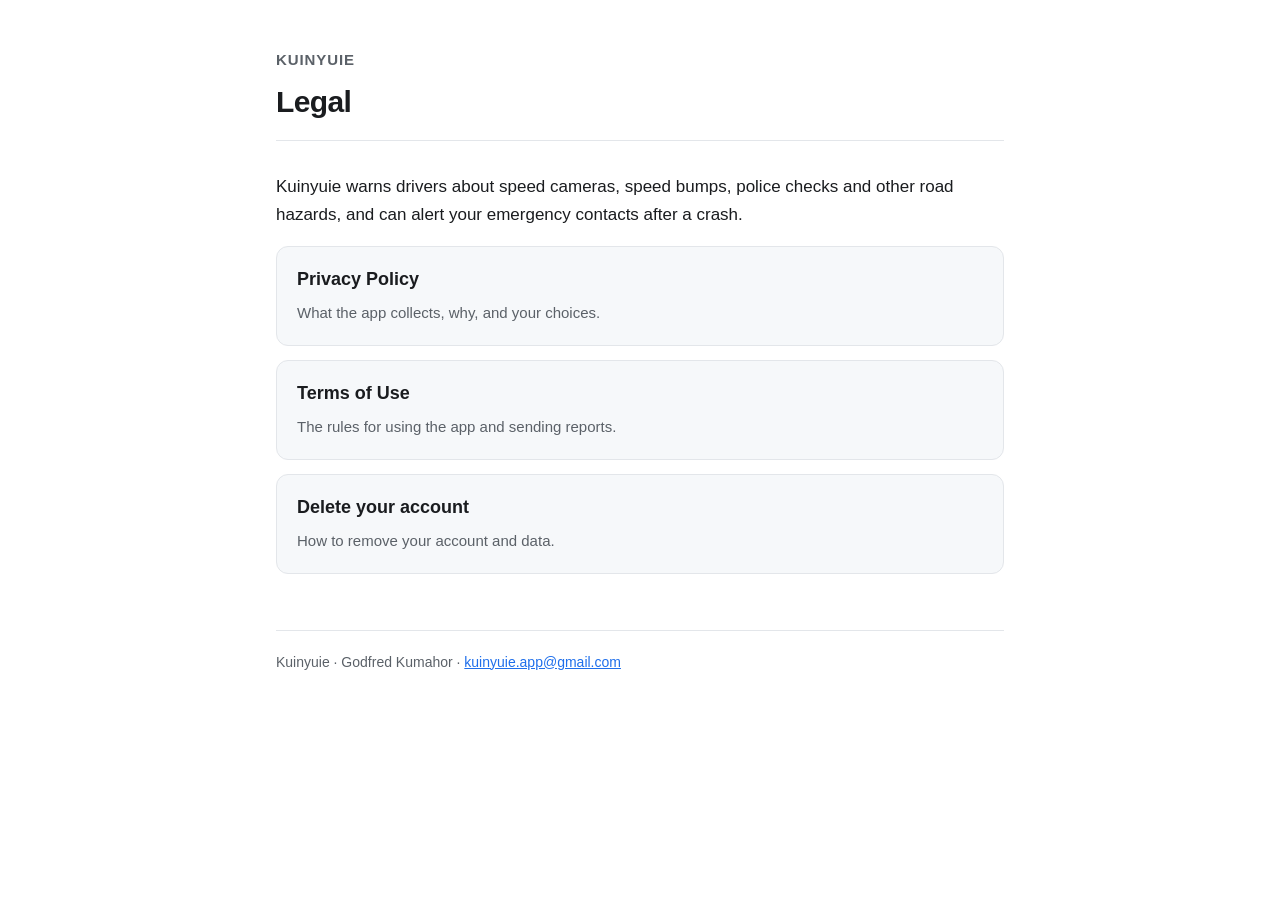
<file: index.html>
<!doctype html>
<html lang="en">
<head>
<meta charset="utf-8">
<meta name="viewport" content="width=device-width, initial-scale=1">
<title>Kuinyuie — Legal</title>
<meta name="description" content="Privacy policy, terms of use and account deletion for Kuinyuie.">
<link rel="stylesheet" href="style.css">
</head>
<body>
<div class="wrap">

<header>
  <div class="app">Kuinyuie</div>
  <h1>Legal</h1>
</header>
<p>Kuinyuie warns drivers about speed cameras, speed bumps, police checks and
other road hazards, and can alert your emergency contacts after a crash.</p>
<div class="cards">
  <a class="card" href="privacy.html"><b>Privacy Policy</b><span>What the app collects, why, and your choices.</span></a>
  <a class="card" href="terms.html"><b>Terms of Use</b><span>The rules for using the app and sending reports.</span></a>
  <a class="card" href="delete-account.html"><b>Delete your account</b><span>How to remove your account and data.</span></a>
</div>
<footer>Kuinyuie &middot; Godfred Kumahor &middot; <a href="mailto:kuinyuie.app@gmail.com">kuinyuie.app@gmail.com</a></footer>
</div>
</body>
</html>
</file>
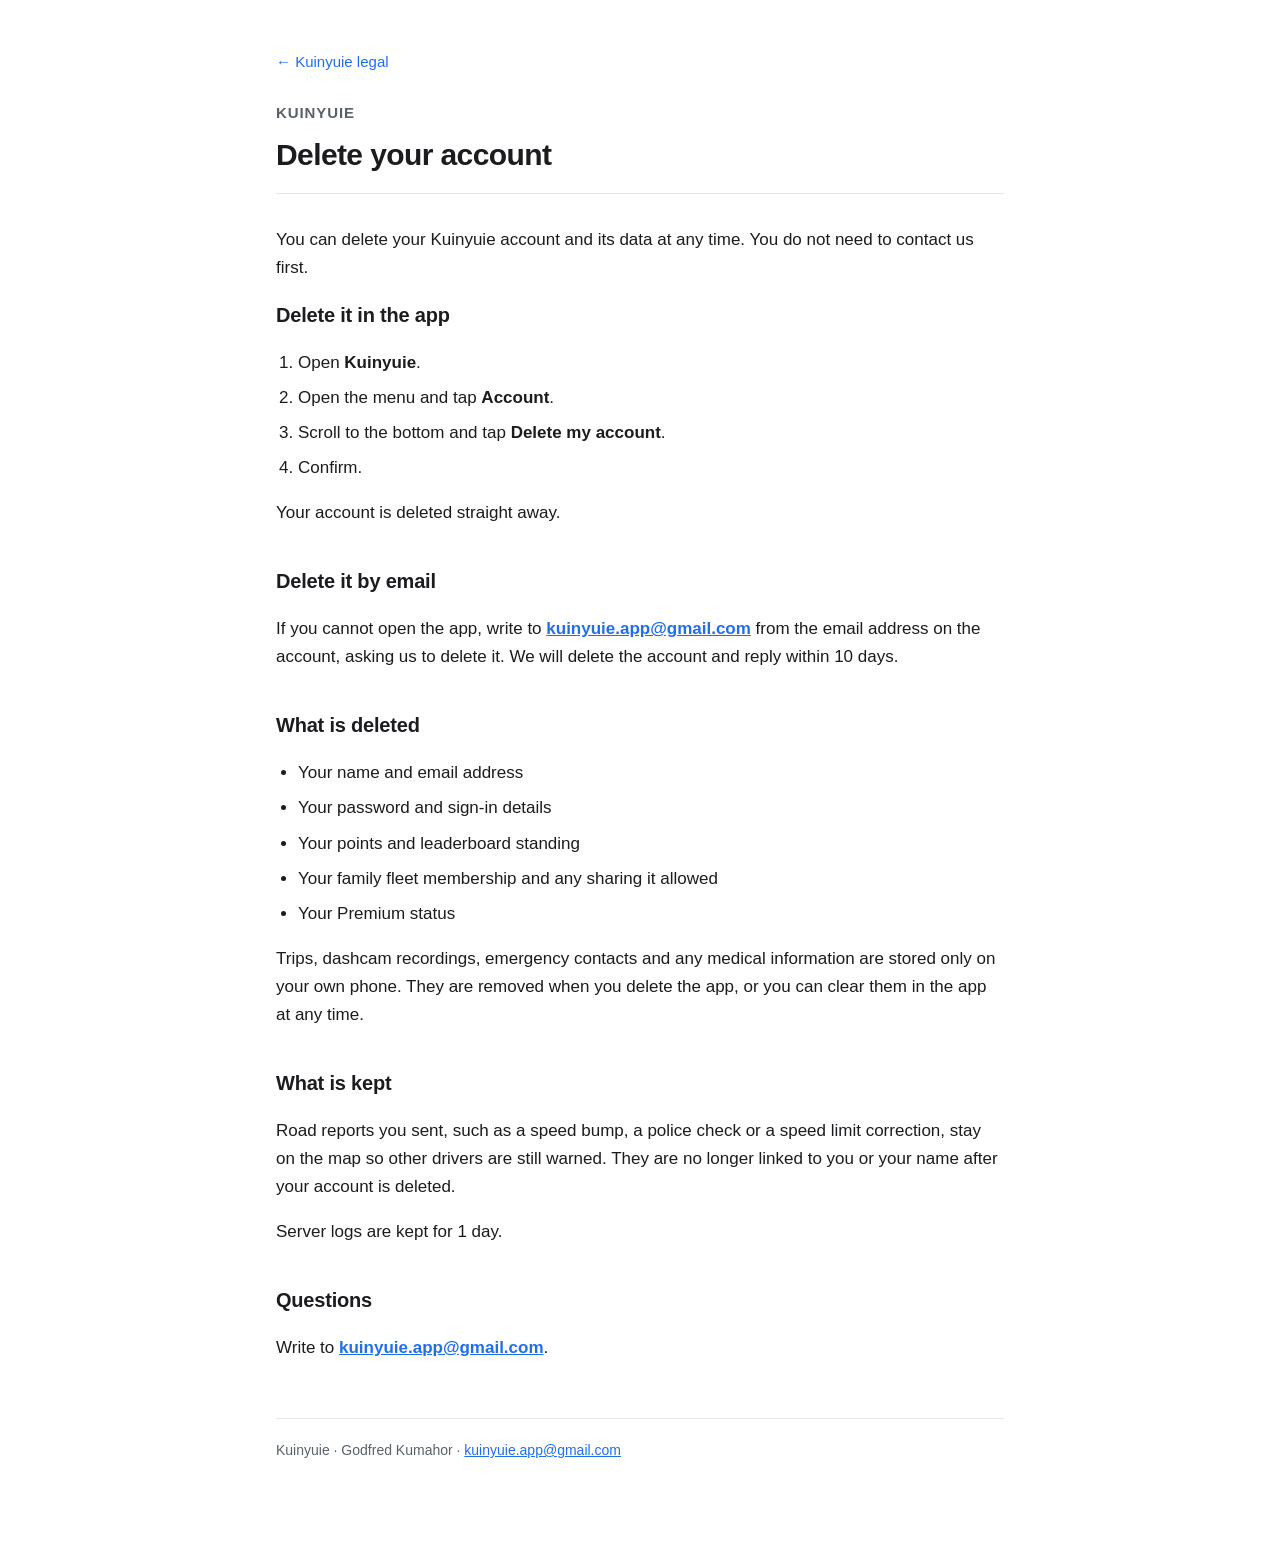
<file: delete-account.html>
<!doctype html>
<html lang="en">
<head>
<meta charset="utf-8">
<meta name="viewport" content="width=device-width, initial-scale=1">
<title>Delete your account — Kuinyuie</title>
<meta name="description" content="How to delete your Kuinyuie account and what happens to your data.">
<link rel="stylesheet" href="style.css">
</head>
<body>
<div class="wrap">
<a class="back" href="./">&larr; Kuinyuie legal</a>
<header>
  <div class="app">Kuinyuie</div>
  <h1>Delete your account</h1>
</header>
<p>You can delete your Kuinyuie account and its data at any time. You do not need to contact us first.</p>
<h2>Delete it in the app</h2>
<ol>
<li>Open <strong>Kuinyuie</strong>.</li>
<li>Open the menu and tap <strong>Account</strong>.</li>
<li>Scroll to the bottom and tap <strong>Delete my account</strong>.</li>
<li>Confirm.</li>
</ol>
<p>Your account is deleted straight away.</p>
<h2>Delete it by email</h2>
<p>If you cannot open the app, write to <strong><a href="mailto:kuinyuie.app@gmail.com">kuinyuie.app@gmail.com</a></strong> from the email address on the account, asking us to delete it. We will delete the account and reply within 10 days.</p>
<h2>What is deleted</h2>
<ul>
<li>Your name and email address</li>
<li>Your password and sign-in details</li>
<li>Your points and leaderboard standing</li>
<li>Your family fleet membership and any sharing it allowed</li>
<li>Your Premium status</li>
</ul>
<p>Trips, dashcam recordings, emergency contacts and any medical information are stored only on your own phone. They are removed when you delete the app, or you can clear them in the app at any time.</p>
<h2>What is kept</h2>
<p>Road reports you sent, such as a speed bump, a police check or a speed limit correction, stay on the map so other drivers are still warned. They are no longer linked to you or your name after your account is deleted.</p>
<p>Server logs are kept for 1 day.</p>
<h2>Questions</h2>
<p>Write to <strong><a href="mailto:kuinyuie.app@gmail.com">kuinyuie.app@gmail.com</a></strong>.</p>
<footer>Kuinyuie &middot; Godfred Kumahor &middot; <a href="mailto:kuinyuie.app@gmail.com">kuinyuie.app@gmail.com</a></footer>
</div>
</body>
</html>
</file>
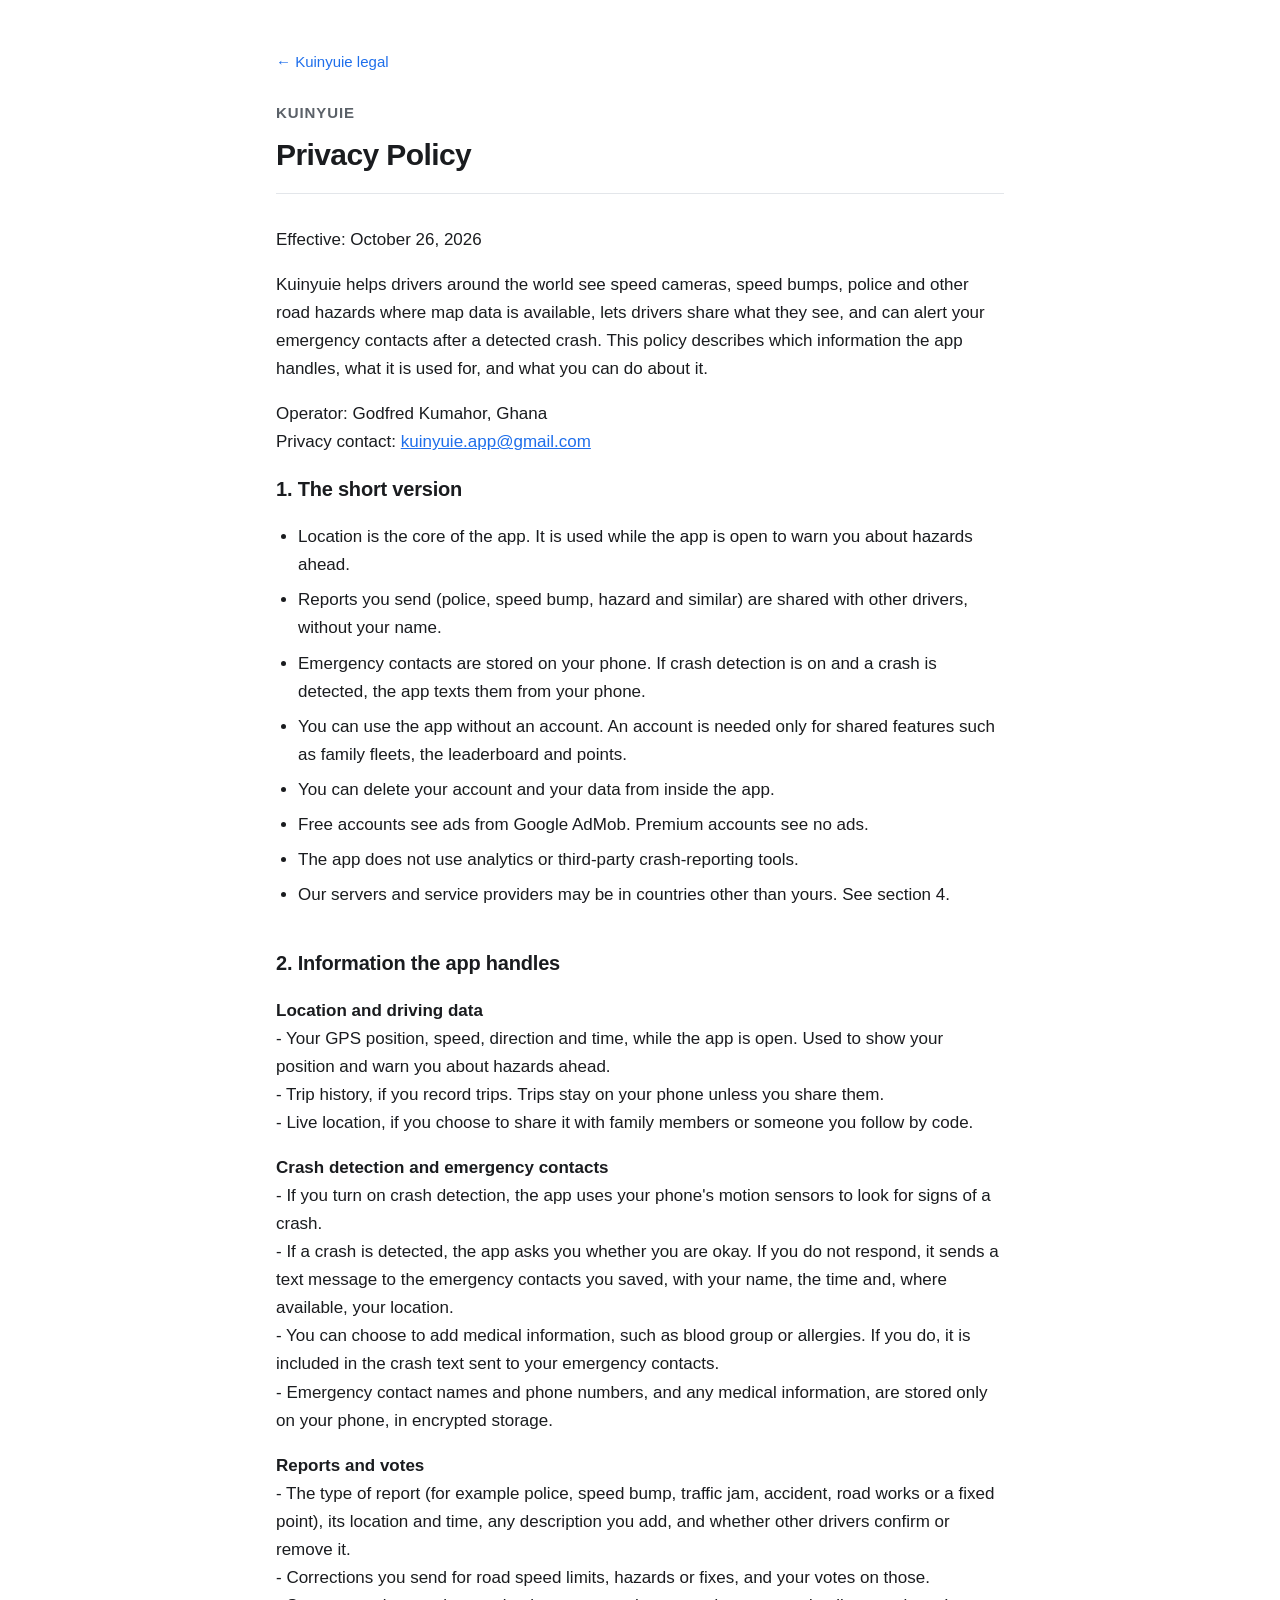
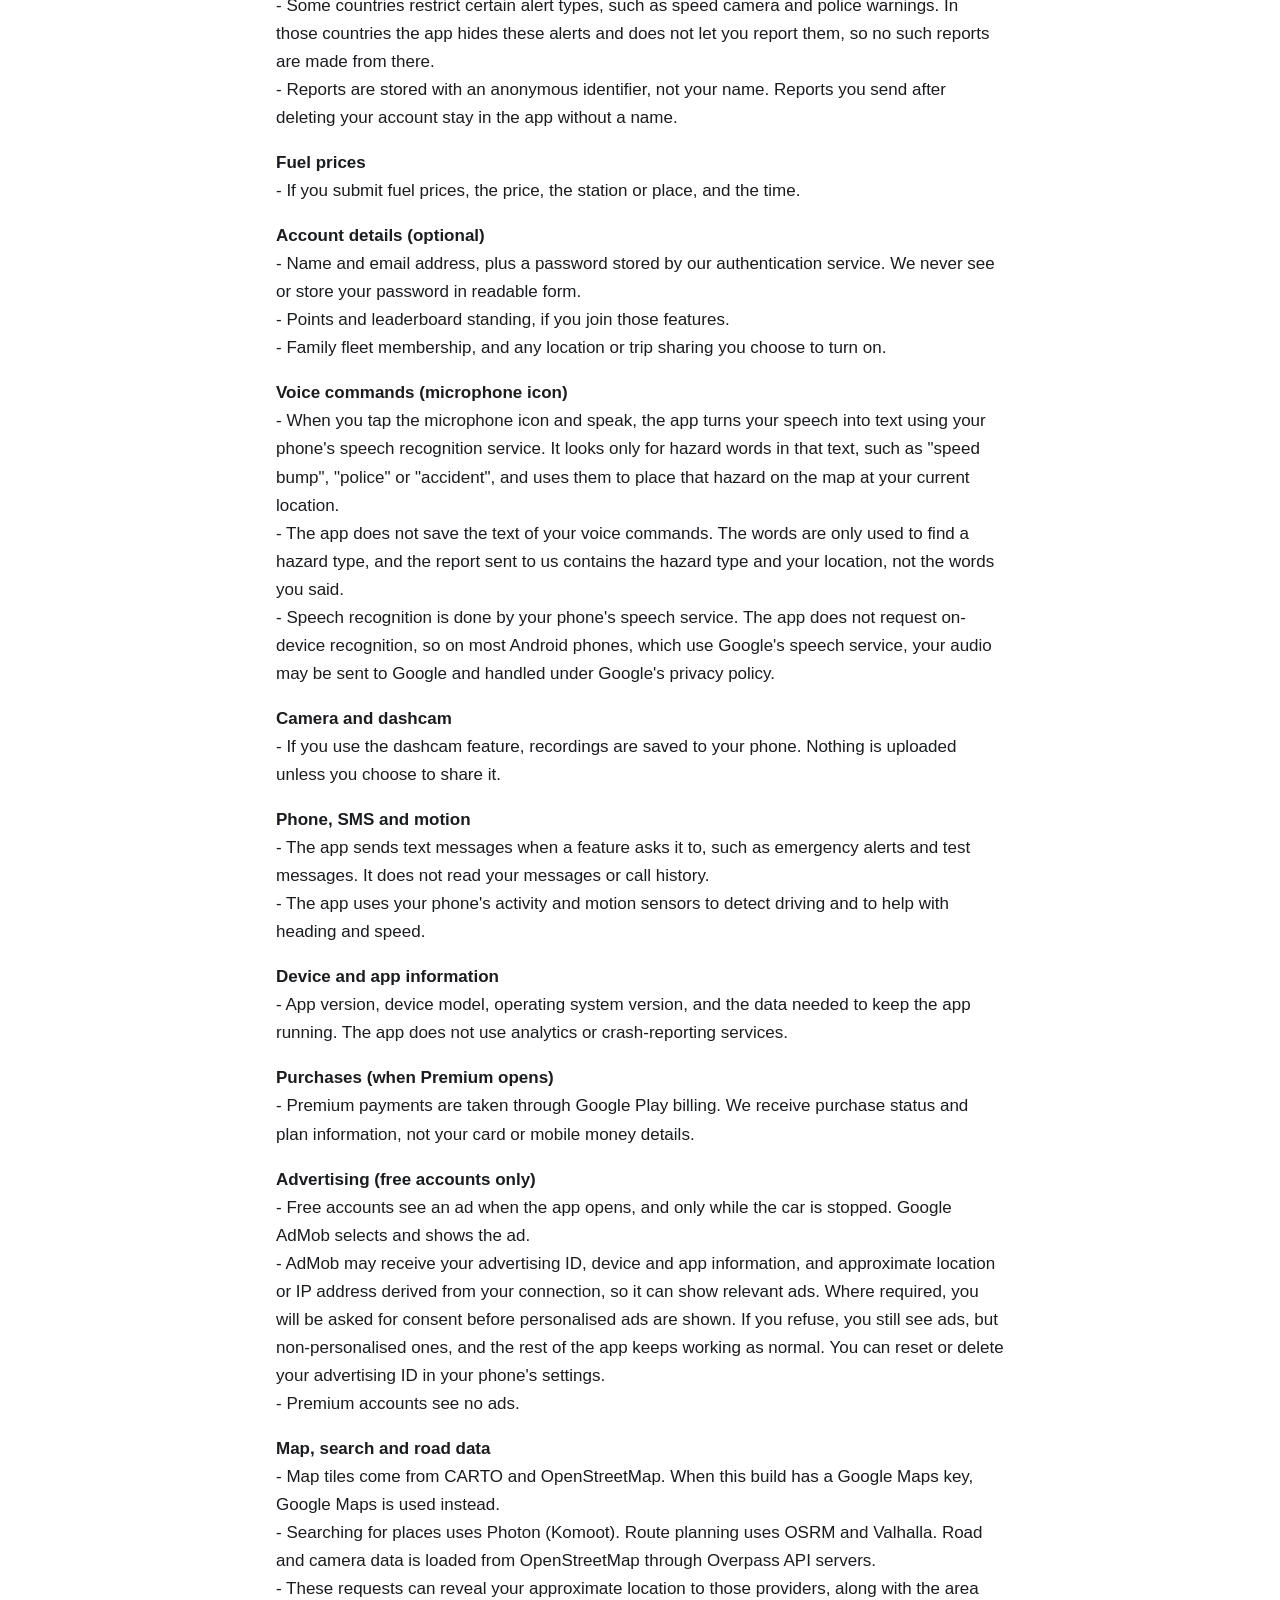
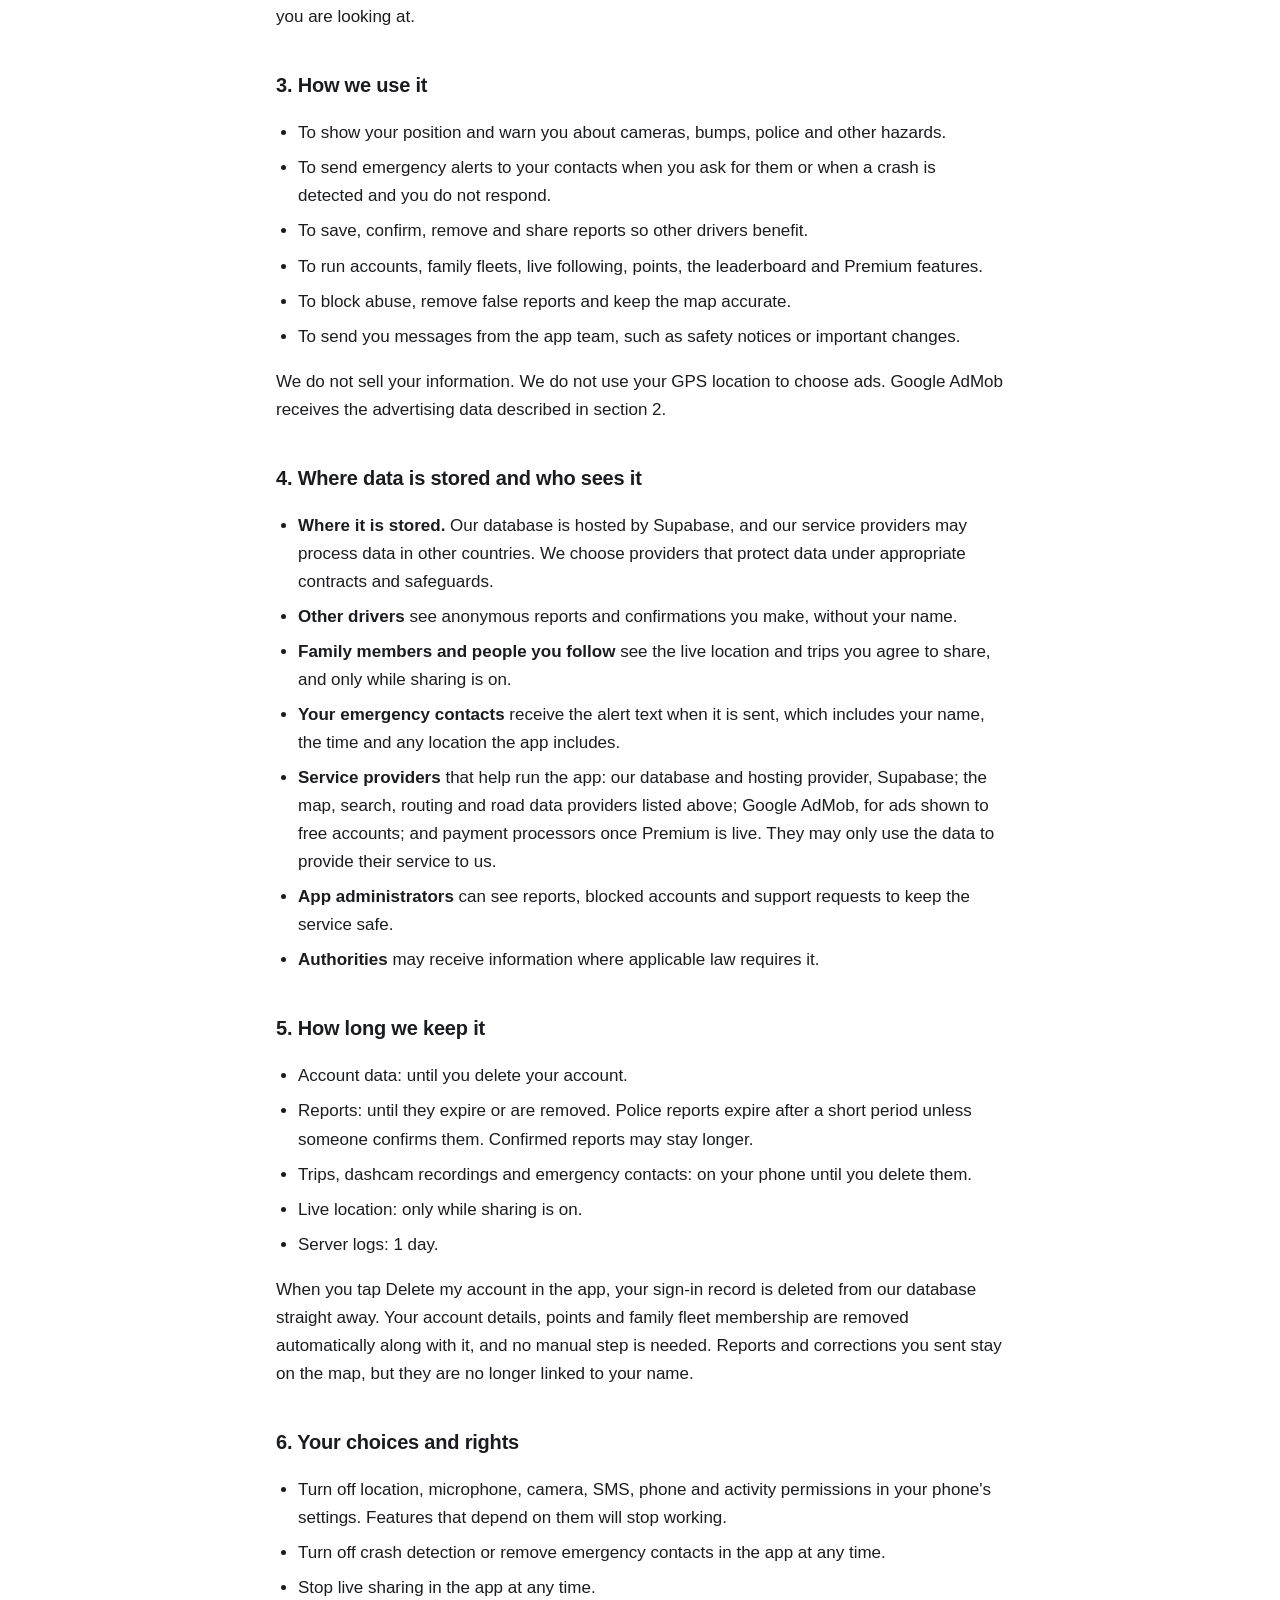
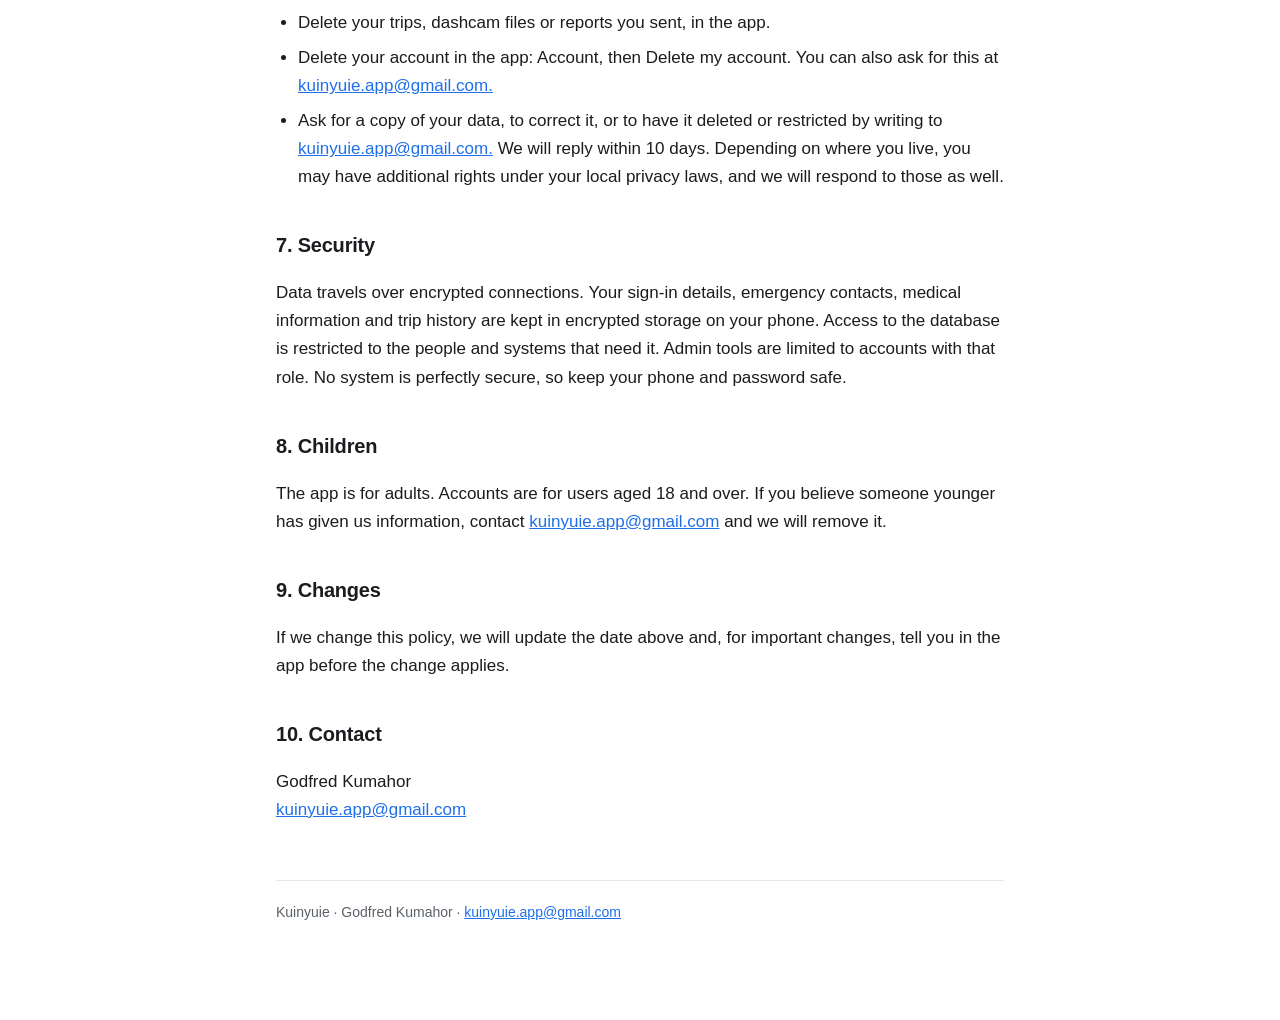
<file: privacy.html>
<!doctype html>
<html lang="en">
<head>
<meta charset="utf-8">
<meta name="viewport" content="width=device-width, initial-scale=1">
<title>Privacy Policy — Kuinyuie</title>
<meta name="description" content="How the Kuinyuie driving app handles your information.">
<link rel="stylesheet" href="style.css">
</head>
<body>
<div class="wrap">
<a class="back" href="./">&larr; Kuinyuie legal</a>
<header>
  <div class="app">Kuinyuie</div>
  <h1>Privacy Policy</h1>
</header>
<p>Effective: October 26, 2026</p>
<p>Kuinyuie helps drivers around the world see speed cameras, speed bumps, police and other road hazards where map data is available, lets drivers share what they see, and can alert your emergency contacts after a detected crash. This policy describes which information the app handles, what it is used for, and what you can do about it.</p>
<p>Operator: Godfred Kumahor, Ghana<br />
Privacy contact: <a href="mailto:kuinyuie.app@gmail.com">kuinyuie.app@gmail.com</a></p>
<h2>1. The short version</h2>
<ul>
<li>Location is the core of the app. It is used while the app is open to warn you about hazards ahead.</li>
<li>Reports you send (police, speed bump, hazard and similar) are shared with other drivers, without your name.</li>
<li>Emergency contacts are stored on your phone. If crash detection is on and a crash is detected, the app texts them from your phone.</li>
<li>You can use the app without an account. An account is needed only for shared features such as family fleets, the leaderboard and points.</li>
<li>You can delete your account and your data from inside the app.</li>
<li>Free accounts see ads from Google AdMob. Premium accounts see no ads.</li>
<li>The app does not use analytics or third-party crash-reporting tools.</li>
<li>Our servers and service providers may be in countries other than yours. See section 4.</li>
</ul>
<h2>2. Information the app handles</h2>
<p><strong>Location and driving data</strong><br />
- Your GPS position, speed, direction and time, while the app is open. Used to show your position and warn you about hazards ahead.<br />
- Trip history, if you record trips. Trips stay on your phone unless you share them.<br />
- Live location, if you choose to share it with family members or someone you follow by code.</p>
<p><strong>Crash detection and emergency contacts</strong><br />
- If you turn on crash detection, the app uses your phone's motion sensors to look for signs of a crash.<br />
- If a crash is detected, the app asks you whether you are okay. If you do not respond, it sends a text message to the emergency contacts you saved, with your name, the time and, where available, your location.<br />
- You can choose to add medical information, such as blood group or allergies. If you do, it is included in the crash text sent to your emergency contacts.<br />
- Emergency contact names and phone numbers, and any medical information, are stored only on your phone, in encrypted storage.</p>
<p><strong>Reports and votes</strong><br />
- The type of report (for example police, speed bump, traffic jam, accident, road works or a fixed point), its location and time, any description you add, and whether other drivers confirm or remove it.<br />
- Corrections you send for road speed limits, hazards or fixes, and your votes on those.<br />
- Some countries restrict certain alert types, such as speed camera and police warnings. In those countries the app hides these alerts and does not let you report them, so no such reports are made from there.<br />
- Reports are stored with an anonymous identifier, not your name. Reports you send after deleting your account stay in the app without a name.</p>
<p><strong>Fuel prices</strong><br />
- If you submit fuel prices, the price, the station or place, and the time.</p>
<p><strong>Account details (optional)</strong><br />
- Name and email address, plus a password stored by our authentication service. We never see or store your password in readable form.<br />
- Points and leaderboard standing, if you join those features.<br />
- Family fleet membership, and any location or trip sharing you choose to turn on.</p>
<p><strong>Voice commands (microphone icon)</strong><br />
- When you tap the microphone icon and speak, the app turns your speech into text using your phone's speech recognition service. It looks only for hazard words in that text, such as "speed bump", "police" or "accident", and uses them to place that hazard on the map at your current location.<br />
- The app does not save the text of your voice commands. The words are only used to find a hazard type, and the report sent to us contains the hazard type and your location, not the words you said.<br />
- Speech recognition is done by your phone's speech service. The app does not request on-device recognition, so on most Android phones, which use Google's speech service, your audio may be sent to Google and handled under Google's privacy policy.</p>
<p><strong>Camera and dashcam</strong><br />
- If you use the dashcam feature, recordings are saved to your phone. Nothing is uploaded unless you choose to share it.</p>
<p><strong>Phone, SMS and motion</strong><br />
- The app sends text messages when a feature asks it to, such as emergency alerts and test messages. It does not read your messages or call history.<br />
- The app uses your phone's activity and motion sensors to detect driving and to help with heading and speed.</p>
<p><strong>Device and app information</strong><br />
- App version, device model, operating system version, and the data needed to keep the app running. The app does not use analytics or crash-reporting services.</p>
<p><strong>Purchases (when Premium opens)</strong><br />
- Premium payments are taken through Google Play billing. We receive purchase status and plan information, not your card or mobile money details.</p>
<p><strong>Advertising (free accounts only)</strong><br />
- Free accounts see an ad when the app opens, and only while the car is stopped. Google AdMob selects and shows the ad.<br />
- AdMob may receive your advertising ID, device and app information, and approximate location or IP address derived from your connection, so it can show relevant ads. Where required, you will be asked for consent before personalised ads are shown. If you refuse, you still see ads, but non-personalised ones, and the rest of the app keeps working as normal. You can reset or delete your advertising ID in your phone's settings.<br />
- Premium accounts see no ads.</p>
<p><strong>Map, search and road data</strong><br />
- Map tiles come from CARTO and OpenStreetMap. When this build has a Google Maps key, Google Maps is used instead.<br />
- Searching for places uses Photon (Komoot). Route planning uses OSRM and Valhalla. Road and camera data is loaded from OpenStreetMap through Overpass API servers.<br />
- These requests can reveal your approximate location to those providers, along with the area you are looking at.</p>
<h2>3. How we use it</h2>
<ul>
<li>To show your position and warn you about cameras, bumps, police and other hazards.</li>
<li>To send emergency alerts to your contacts when you ask for them or when a crash is detected and you do not respond.</li>
<li>To save, confirm, remove and share reports so other drivers benefit.</li>
<li>To run accounts, family fleets, live following, points, the leaderboard and Premium features.</li>
<li>To block abuse, remove false reports and keep the map accurate.</li>
<li>To send you messages from the app team, such as safety notices or important changes.</li>
</ul>
<p>We do not sell your information. We do not use your GPS location to choose ads. Google AdMob receives the advertising data described in section 2.</p>
<h2>4. Where data is stored and who sees it</h2>
<ul>
<li><strong>Where it is stored.</strong> Our database is hosted by Supabase, and our service providers may process data in other countries. We choose providers that protect data under appropriate contracts and safeguards.</li>
<li><strong>Other drivers</strong> see anonymous reports and confirmations you make, without your name.</li>
<li><strong>Family members and people you follow</strong> see the live location and trips you agree to share, and only while sharing is on.</li>
<li><strong>Your emergency contacts</strong> receive the alert text when it is sent, which includes your name, the time and any location the app includes.</li>
<li><strong>Service providers</strong> that help run the app: our database and hosting provider, Supabase; the map, search, routing and road data providers listed above; Google AdMob, for ads shown to free accounts; and payment processors once Premium is live. They may only use the data to provide their service to us.</li>
<li><strong>App administrators</strong> can see reports, blocked accounts and support requests to keep the service safe.</li>
<li><strong>Authorities</strong> may receive information where applicable law requires it.</li>
</ul>
<h2>5. How long we keep it</h2>
<ul>
<li>Account data: until you delete your account.</li>
<li>Reports: until they expire or are removed. Police reports expire after a short period unless someone confirms them. Confirmed reports may stay longer.</li>
<li>Trips, dashcam recordings and emergency contacts: on your phone until you delete them.</li>
<li>Live location: only while sharing is on.</li>
<li>Server logs: 1 day.</li>
</ul>
<p>When you tap Delete my account in the app, your sign-in record is deleted from our database straight away. Your account details, points and family fleet membership are removed automatically along with it, and no manual step is needed. Reports and corrections you sent stay on the map, but they are no longer linked to your name.</p>
<h2>6. Your choices and rights</h2>
<ul>
<li>Turn off location, microphone, camera, SMS, phone and activity permissions in your phone's settings. Features that depend on them will stop working.</li>
<li>Turn off crash detection or remove emergency contacts in the app at any time.</li>
<li>Stop live sharing in the app at any time.</li>
<li>Delete your trips, dashcam files or reports you sent, in the app.</li>
<li>Delete your account in the app: Account, then Delete my account. You can also ask for this at <a href="mailto:kuinyuie.app@gmail.com.">kuinyuie.app@gmail.com.</a></li>
<li>Ask for a copy of your data, to correct it, or to have it deleted or restricted by writing to <a href="mailto:kuinyuie.app@gmail.com.">kuinyuie.app@gmail.com.</a> We will reply within 10 days. Depending on where you live, you may have additional rights under your local privacy laws, and we will respond to those as well.</li>
</ul>
<h2>7. Security</h2>
<p>Data travels over encrypted connections. Your sign-in details, emergency contacts, medical information and trip history are kept in encrypted storage on your phone. Access to the database is restricted to the people and systems that need it. Admin tools are limited to accounts with that role. No system is perfectly secure, so keep your phone and password safe.</p>
<h2>8. Children</h2>
<p>The app is for adults. Accounts are for users aged 18 and over. If you believe someone younger has given us information, contact <a href="mailto:kuinyuie.app@gmail.com">kuinyuie.app@gmail.com</a> and we will remove it.</p>
<h2>9. Changes</h2>
<p>If we change this policy, we will update the date above and, for important changes, tell you in the app before the change applies.</p>
<h2>10. Contact</h2>
<p>Godfred Kumahor<br />
<a href="mailto:kuinyuie.app@gmail.com">kuinyuie.app@gmail.com</a></p>
<footer>Kuinyuie &middot; Godfred Kumahor &middot; <a href="mailto:kuinyuie.app@gmail.com">kuinyuie.app@gmail.com</a></footer>
</div>
</body>
</html>
</file>
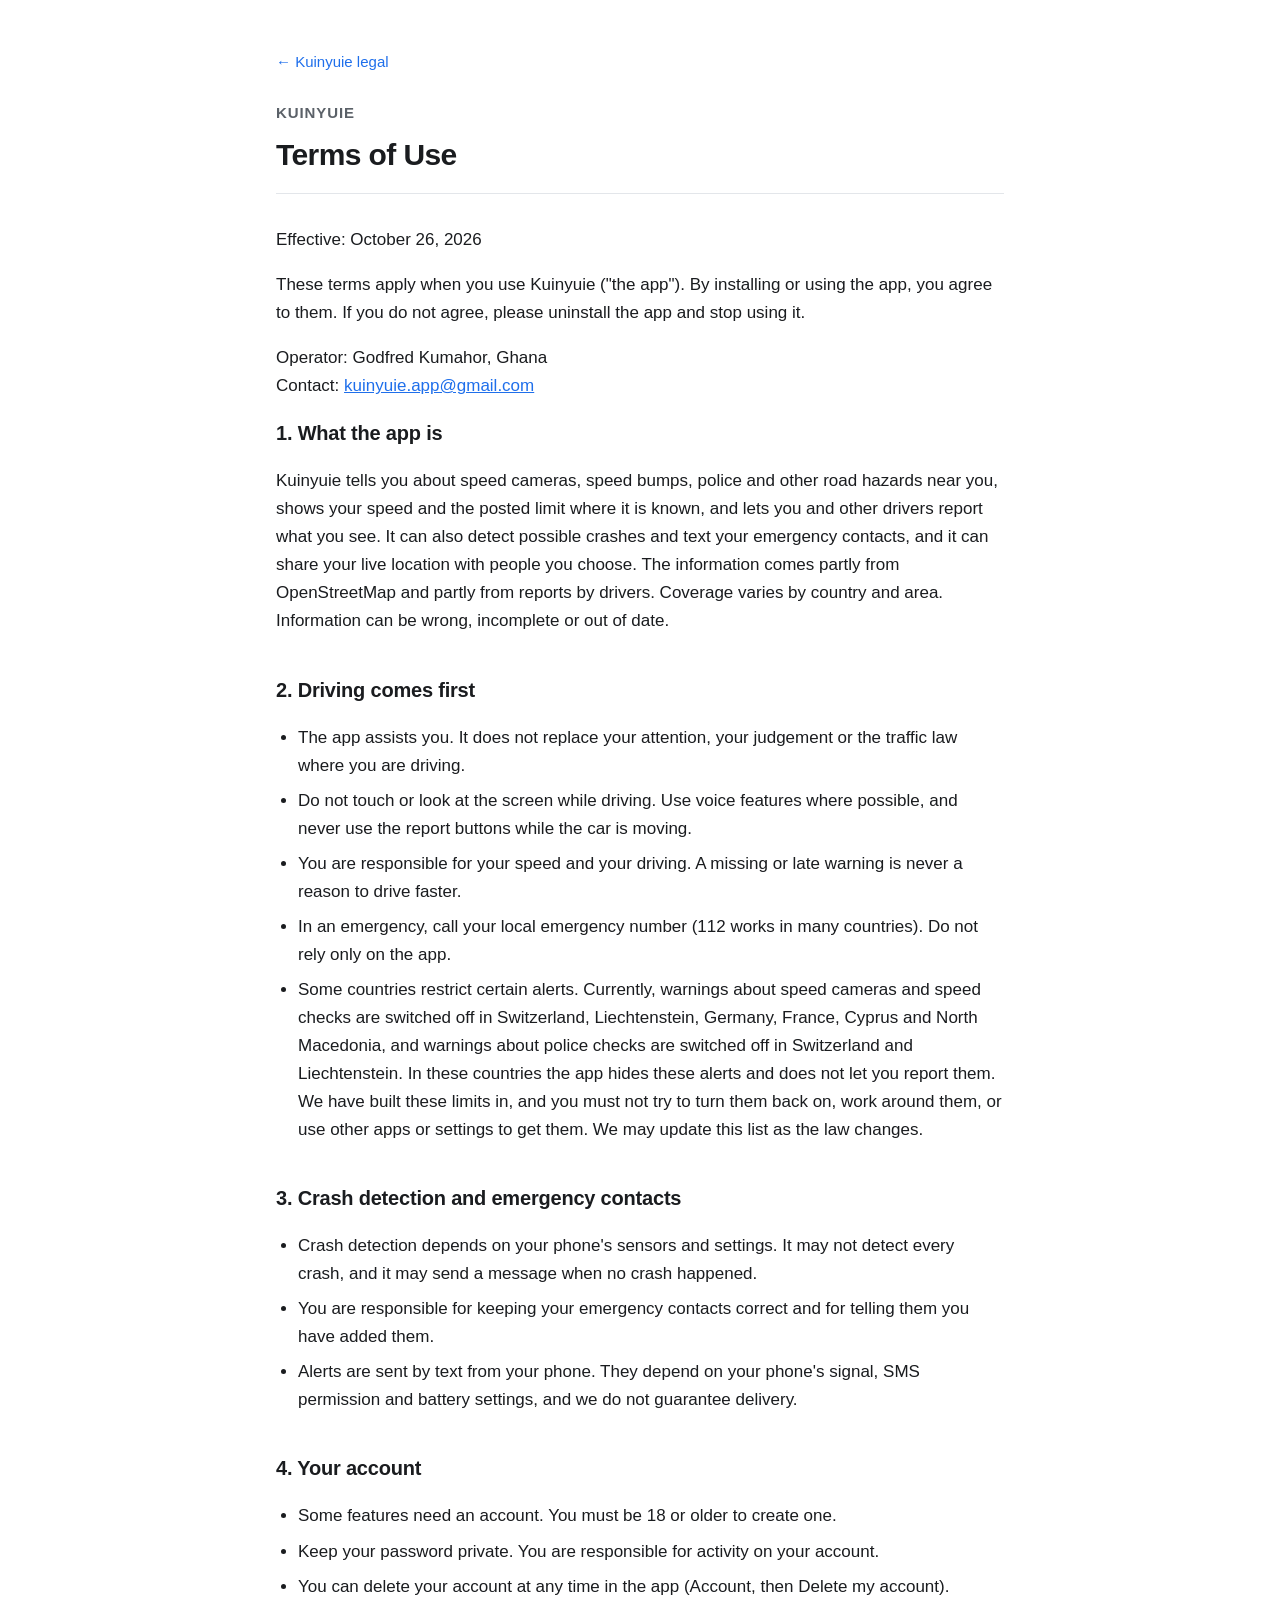
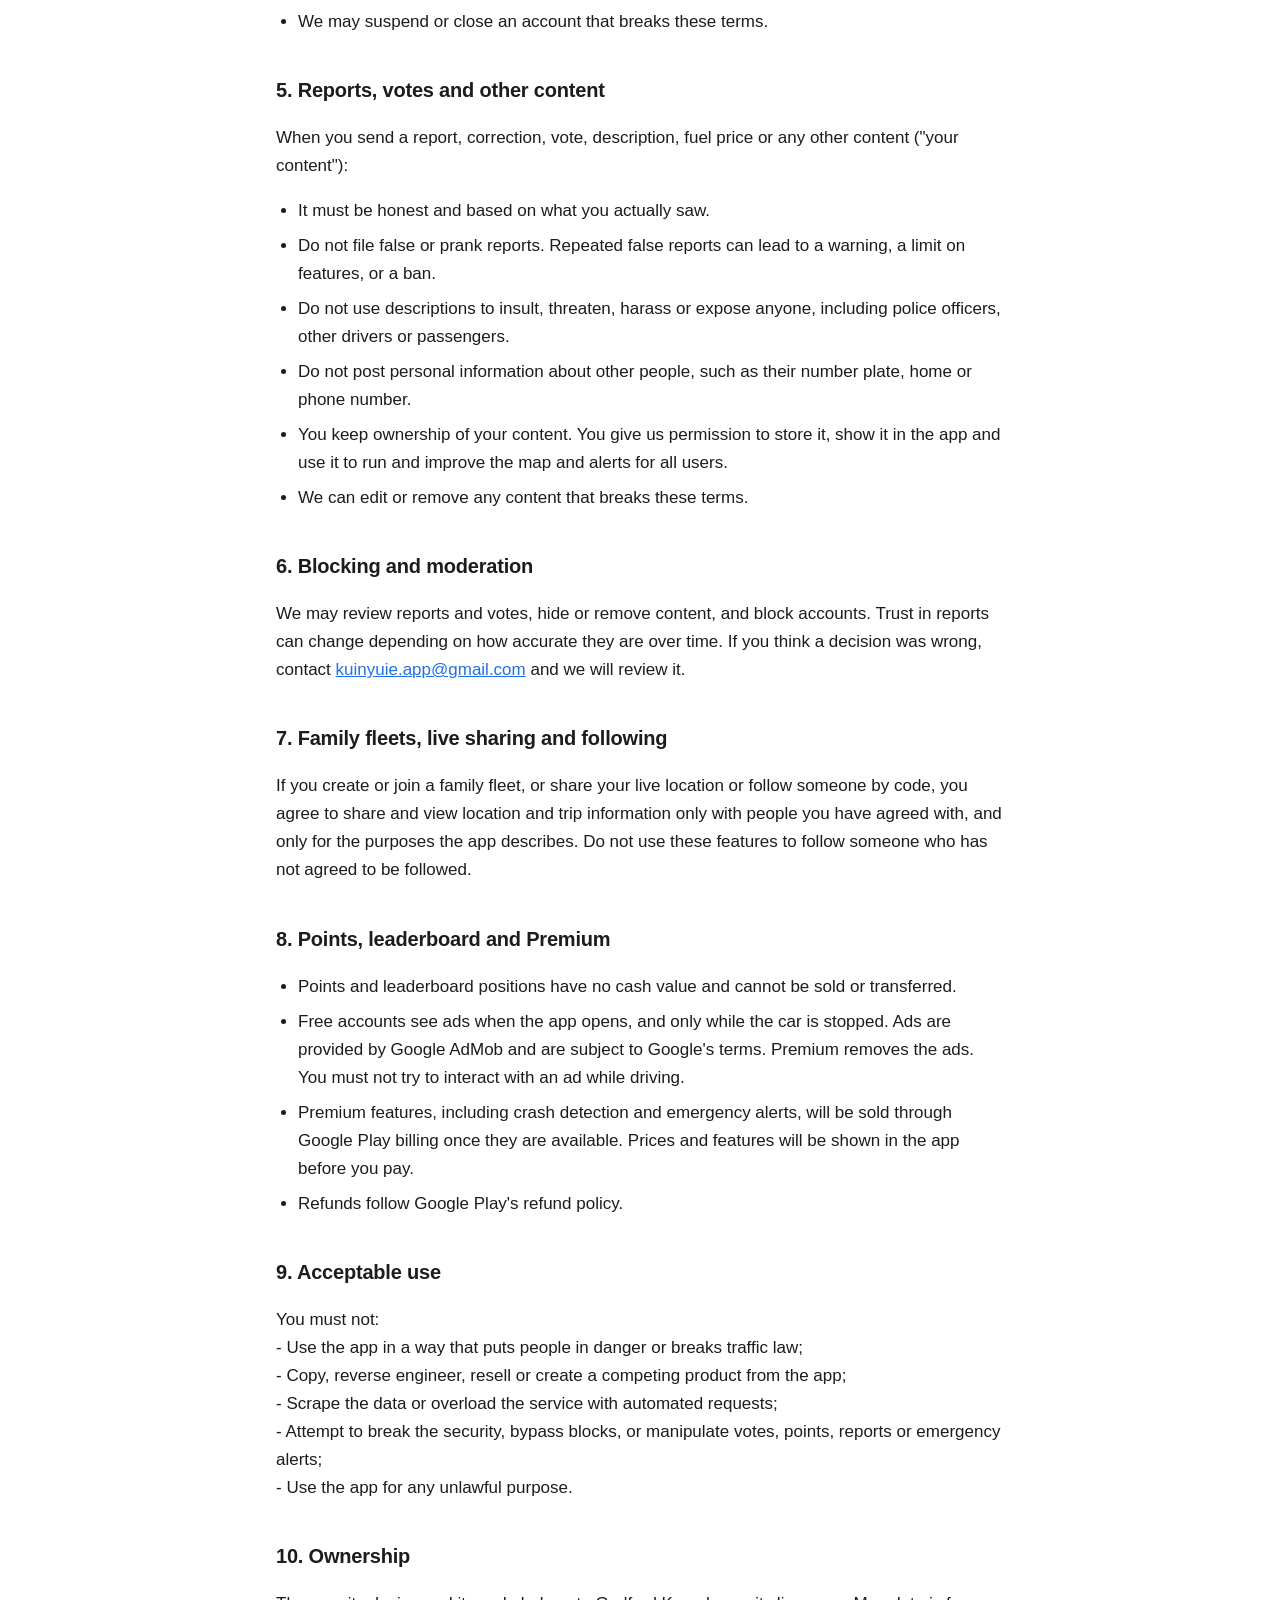
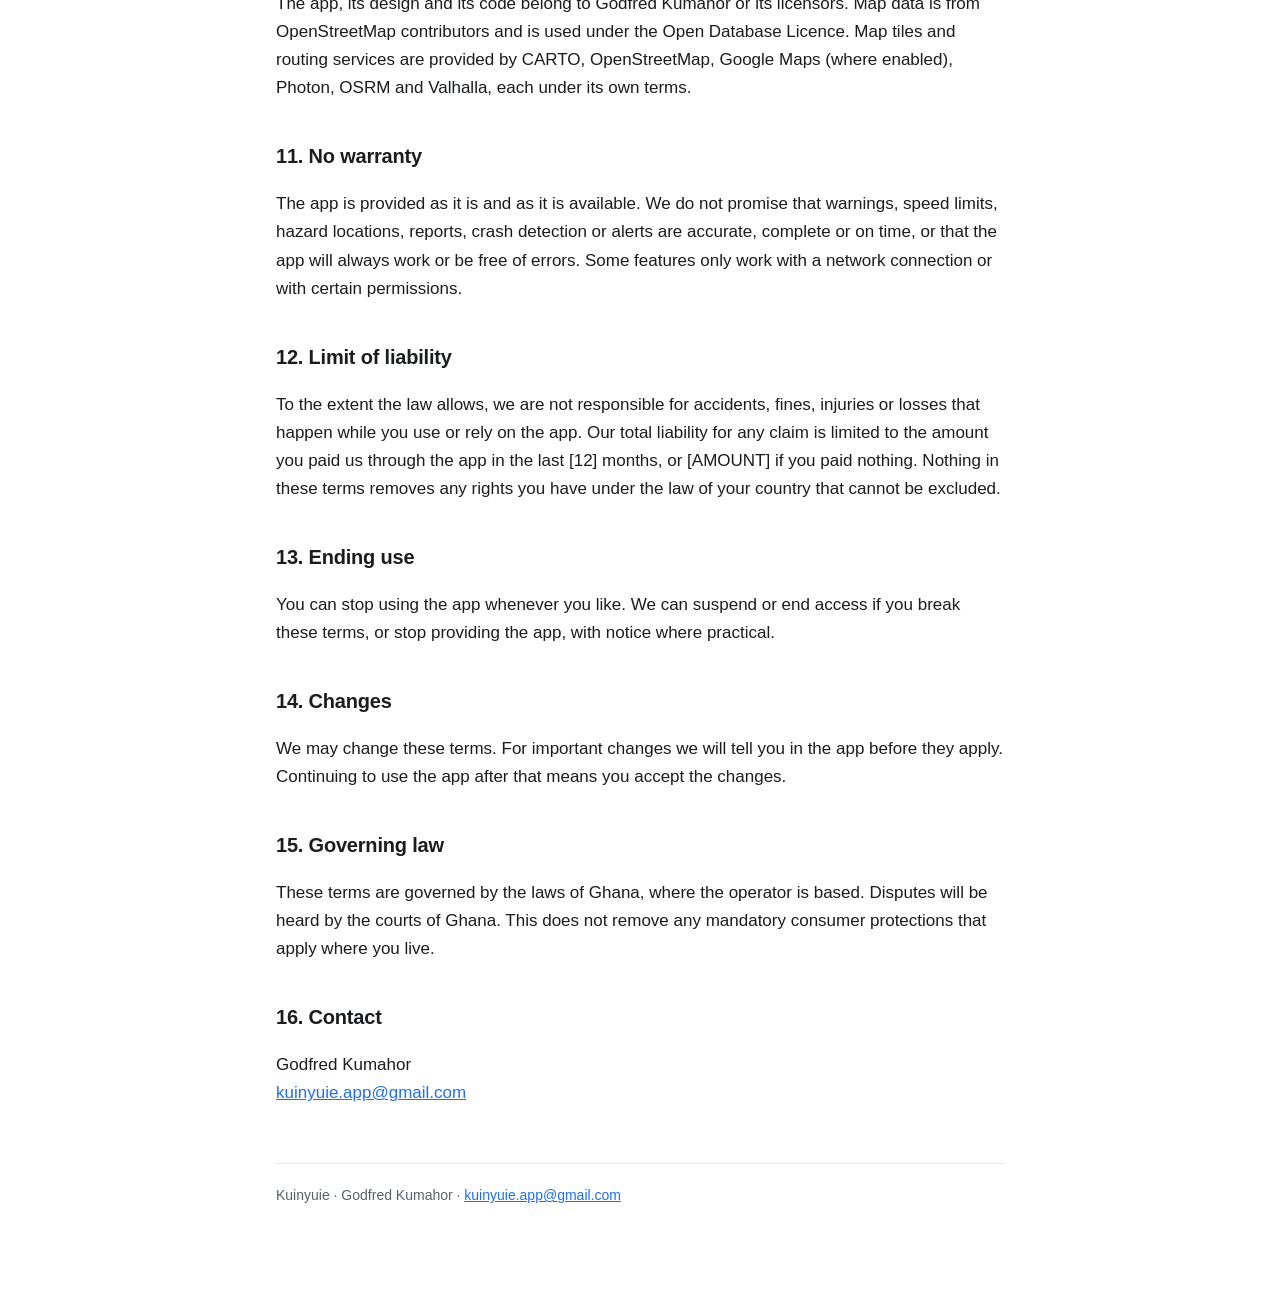
<file: terms.html>
<!doctype html>
<html lang="en">
<head>
<meta charset="utf-8">
<meta name="viewport" content="width=device-width, initial-scale=1">
<title>Terms of Use — Kuinyuie</title>
<meta name="description" content="The terms that apply when you use the Kuinyuie driving app.">
<link rel="stylesheet" href="style.css">
</head>
<body>
<div class="wrap">
<a class="back" href="./">&larr; Kuinyuie legal</a>
<header>
  <div class="app">Kuinyuie</div>
  <h1>Terms of Use</h1>
</header>
<p>Effective: October 26, 2026</p>
<p>These terms apply when you use Kuinyuie ("the app"). By installing or using the app, you agree to them. If you do not agree, please uninstall the app and stop using it.</p>
<p>Operator: Godfred Kumahor, Ghana<br />
Contact: <a href="mailto:kuinyuie.app@gmail.com">kuinyuie.app@gmail.com</a></p>
<h2>1. What the app is</h2>
<p>Kuinyuie tells you about speed cameras, speed bumps, police and other road hazards near you, shows your speed and the posted limit where it is known, and lets you and other drivers report what you see. It can also detect possible crashes and text your emergency contacts, and it can share your live location with people you choose. The information comes partly from OpenStreetMap and partly from reports by drivers. Coverage varies by country and area. Information can be wrong, incomplete or out of date.</p>
<h2>2. Driving comes first</h2>
<ul>
<li>The app assists you. It does not replace your attention, your judgement or the traffic law where you are driving.</li>
<li>Do not touch or look at the screen while driving. Use voice features where possible, and never use the report buttons while the car is moving.</li>
<li>You are responsible for your speed and your driving. A missing or late warning is never a reason to drive faster.</li>
<li>In an emergency, call your local emergency number (112 works in many countries). Do not rely only on the app.</li>
<li>Some countries restrict certain alerts. Currently, warnings about speed cameras and speed checks are switched off in Switzerland, Liechtenstein, Germany, France, Cyprus and North Macedonia, and warnings about police checks are switched off in Switzerland and Liechtenstein. In these countries the app hides these alerts and does not let you report them. We have built these limits in, and you must not try to turn them back on, work around them, or use other apps or settings to get them. We may update this list as the law changes.</li>
</ul>
<h2>3. Crash detection and emergency contacts</h2>
<ul>
<li>Crash detection depends on your phone's sensors and settings. It may not detect every crash, and it may send a message when no crash happened.</li>
<li>You are responsible for keeping your emergency contacts correct and for telling them you have added them.</li>
<li>Alerts are sent by text from your phone. They depend on your phone's signal, SMS permission and battery settings, and we do not guarantee delivery.</li>
</ul>
<h2>4. Your account</h2>
<ul>
<li>Some features need an account. You must be 18 or older to create one.</li>
<li>Keep your password private. You are responsible for activity on your account.</li>
<li>You can delete your account at any time in the app (Account, then Delete my account).</li>
<li>We may suspend or close an account that breaks these terms.</li>
</ul>
<h2>5. Reports, votes and other content</h2>
<p>When you send a report, correction, vote, description, fuel price or any other content ("your content"):</p>
<ul>
<li>It must be honest and based on what you actually saw.</li>
<li>Do not file false or prank reports. Repeated false reports can lead to a warning, a limit on features, or a ban.</li>
<li>Do not use descriptions to insult, threaten, harass or expose anyone, including police officers, other drivers or passengers.</li>
<li>Do not post personal information about other people, such as their number plate, home or phone number.</li>
<li>You keep ownership of your content. You give us permission to store it, show it in the app and use it to run and improve the map and alerts for all users.</li>
<li>We can edit or remove any content that breaks these terms.</li>
</ul>
<h2>6. Blocking and moderation</h2>
<p>We may review reports and votes, hide or remove content, and block accounts. Trust in reports can change depending on how accurate they are over time. If you think a decision was wrong, contact <a href="mailto:kuinyuie.app@gmail.com">kuinyuie.app@gmail.com</a> and we will review it.</p>
<h2>7. Family fleets, live sharing and following</h2>
<p>If you create or join a family fleet, or share your live location or follow someone by code, you agree to share and view location and trip information only with people you have agreed with, and only for the purposes the app describes. Do not use these features to follow someone who has not agreed to be followed.</p>
<h2>8. Points, leaderboard and Premium</h2>
<ul>
<li>Points and leaderboard positions have no cash value and cannot be sold or transferred.</li>
<li>Free accounts see ads when the app opens, and only while the car is stopped. Ads are provided by Google AdMob and are subject to Google's terms. Premium removes the ads. You must not try to interact with an ad while driving.</li>
<li>Premium features, including crash detection and emergency alerts, will be sold through Google Play billing once they are available. Prices and features will be shown in the app before you pay.</li>
<li>Refunds follow Google Play's refund policy.</li>
</ul>
<h2>9. Acceptable use</h2>
<p>You must not:<br />
- Use the app in a way that puts people in danger or breaks traffic law;<br />
- Copy, reverse engineer, resell or create a competing product from the app;<br />
- Scrape the data or overload the service with automated requests;<br />
- Attempt to break the security, bypass blocks, or manipulate votes, points, reports or emergency alerts;<br />
- Use the app for any unlawful purpose.</p>
<h2>10. Ownership</h2>
<p>The app, its design and its code belong to Godfred Kumahor or its licensors. Map data is from OpenStreetMap contributors and is used under the Open Database Licence. Map tiles and routing services are provided by CARTO, OpenStreetMap, Google Maps (where enabled), Photon, OSRM and Valhalla, each under its own terms.</p>
<h2>11. No warranty</h2>
<p>The app is provided as it is and as it is available. We do not promise that warnings, speed limits, hazard locations, reports, crash detection or alerts are accurate, complete or on time, or that the app will always work or be free of errors. Some features only work with a network connection or with certain permissions.</p>
<h2>12. Limit of liability</h2>
<p>To the extent the law allows, we are not responsible for accidents, fines, injuries or losses that happen while you use or rely on the app. Our total liability for any claim is limited to the amount you paid us through the app in the last [12] months, or [AMOUNT] if you paid nothing. Nothing in these terms removes any rights you have under the law of your country that cannot be excluded.</p>
<h2>13. Ending use</h2>
<p>You can stop using the app whenever you like. We can suspend or end access if you break these terms, or stop providing the app, with notice where practical.</p>
<h2>14. Changes</h2>
<p>We may change these terms. For important changes we will tell you in the app before they apply. Continuing to use the app after that means you accept the changes.</p>
<h2>15. Governing law</h2>
<p>These terms are governed by the laws of Ghana, where the operator is based. Disputes will be heard by the courts of Ghana. This does not remove any mandatory consumer protections that apply where you live.</p>
<h2>16. Contact</h2>
<p>Godfred Kumahor<br />
<a href="mailto:kuinyuie.app@gmail.com">kuinyuie.app@gmail.com</a></p>
<footer>Kuinyuie &middot; Godfred Kumahor &middot; <a href="mailto:kuinyuie.app@gmail.com">kuinyuie.app@gmail.com</a></footer>
</div>
</body>
</html>
</file>
<file: style.css>
:root {
  --bg: #ffffff; --fg: #1a1c1f; --muted: #5b6168;
  --rule: #e3e6ea; --accent: #1f6feb; --card: #f6f8fa;
}
@media (prefers-color-scheme: dark) {
  :root:not([data-theme="light"]) {
    --bg: #0f1216; --fg: #e6e8eb; --muted: #9aa3ad;
    --rule: #252a31; --accent: #6ea8ff; --card: #161a20;
  }
}
* { box-sizing: border-box; }
body {
  margin: 0; background: var(--bg); color: var(--fg);
  font: 17px/1.65 -apple-system, BlinkMacSystemFont, "Segoe UI", Roboto, Helvetica, Arial, sans-serif;
  -webkit-text-size-adjust: 100%;
}
.wrap { max-width: 760px; margin: 0 auto; padding: 48px 16px 96px; }
header { border-bottom: 1px solid var(--rule); padding-bottom: 20px; margin-bottom: 32px; }
.app { font-weight: 700; font-size: 15px; color: var(--muted); text-transform: uppercase; letter-spacing: .06em; }
h1 { font-size: 30px; line-height: 1.25; margin: 10px 0 0; letter-spacing: -0.02em; }
h2 { font-size: 20px; margin: 38px 0 12px; letter-spacing: -0.01em; }
h2:first-of-type { margin-top: 10px; }
ul { padding-left: 22px; }
li { margin: 7px 0; }
ol { padding-left: 22px; }
strong { font-weight: 650; }
a { color: var(--accent); }
code { background: var(--card); padding: 2px 5px; border-radius: 4px; font-size: .92em; }
.back { display: inline-block; margin-bottom: 26px; font-size: 15px; text-decoration: none; }
.cards { display: grid; gap: 14px; margin-top: 8px; }
.card {
  display: block; padding: 18px 20px; border: 1px solid var(--rule); border-radius: 12px;
  background: var(--card); text-decoration: none; color: inherit;
}
.card:hover { border-color: var(--accent); }
.card b { display: block; font-size: 18px; margin-bottom: 4px; }
.card span { color: var(--muted); font-size: 15px; }
footer { margin-top: 56px; padding-top: 20px; border-top: 1px solid var(--rule); color: var(--muted); font-size: 14px; }
@media (max-width: 480px) { h1 { font-size: 25px; } body { font-size: 16px; } }
</file>
